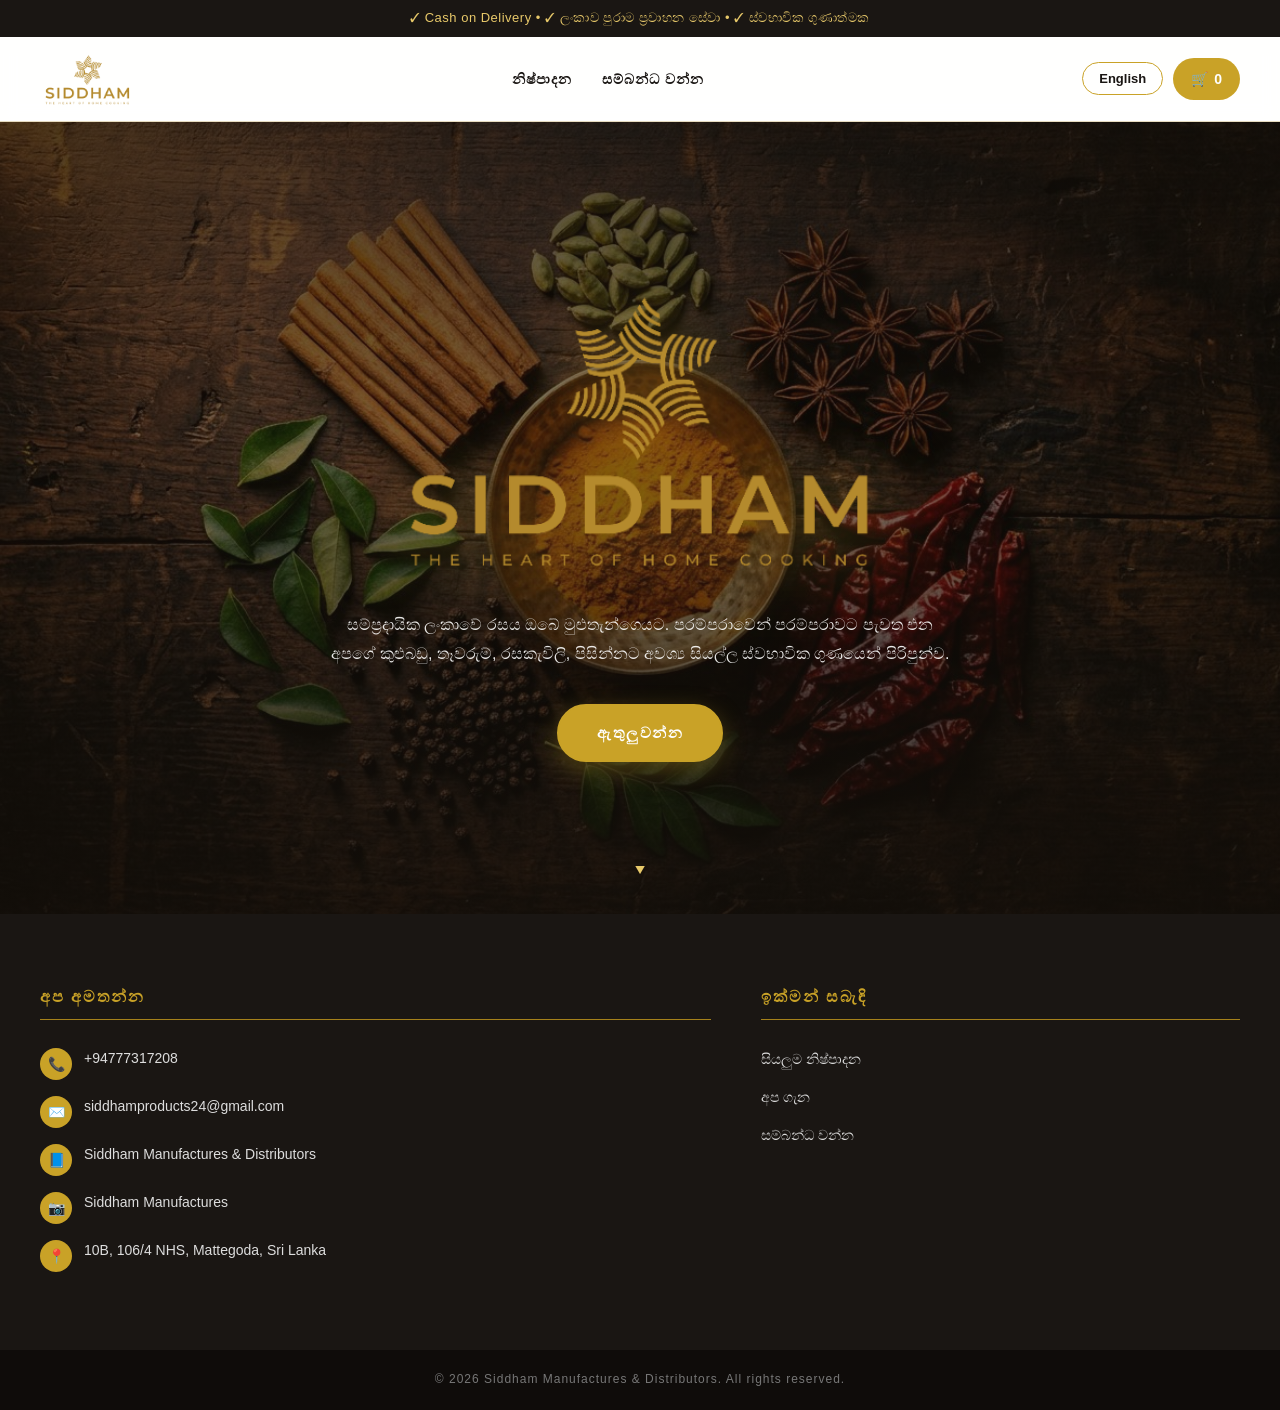
<file: index.html>
<!DOCTYPE html>
<html lang="si">
<head>
<meta charset="UTF-8">
<meta name="viewport" content="width=device-width, initial-scale=1.0">
<title>Siddham - The Heart of Home Cooking</title>
<link rel="icon" href="assets/logo.jpg">
<link rel="stylesheet" href="css/style.css">
</head>
<body class="home">

<!-- Top ribbon -->
<div class="ribbon">
  <span data-si="✓ Cash on Delivery  •  ✓ ලංකාව පුරාම ප්‍රවාහන සේවා  •  ✓ ස්වභාවික ගුණාත්මක" data-en="✓ Cash on Delivery  •  ✓ Island-wide delivery  •  ✓ 100% Natural Quality">
    ✓ Cash on Delivery  •  ✓ ලංකාව පුරාම ප්‍රවාහන සේවා  •  ✓ ස්වභාවික ගුණාත්මක
  </span>
</div>

<!-- NAV -->
<header class="nav">
  <a href="index.html" class="brand">
    <img src="assets/logo.jpg" alt="Siddham" class="brand-logo" id="siteLogo">
  </a>
  <nav class="nav-links">
    <a href="products.html" data-si="නිෂ්පාදන" data-en="Products">නිෂ්පාදන</a>
    <a href="#contact" data-si="සම්බන්ධ වන්න" data-en="Contact">සම්බන්ධ වන්න</a>
  </nav>
  <div class="nav-actions">
    <button id="langBtn" class="lang-btn">English</button>
    <a href="products.html" class="cart-link">🛒 <span id="cartCount">0</span></a>
  </div>
</header>

<!-- HERO -->
<section class="hero-v2">
  <div class="hero-bg"></div>
  <div class="hero-overlay"></div>
  <div class="hero-content">
    <div class="hero-crest">
      <img src="assets/logo-main.png" alt="Siddham - The Heart of Home Cooking" class="crest-logo-big" id="heroLogo">
    </div>
    <p class="hero-desc" data-si="සම්ප්‍රදායික ලංකාවේ රසය ඔබේ මුළුතැන්ගෙයට. පරම්පරාවෙන් පරම්පරාවට පැවත එන අපගේ කුළුබඩු, තෑවරුම්, රසකැවිලි, පිසින්නට අවශ්‍ය සියල්ල ස්වභාවික ගුණයෙන් පිරිපුන්ව."
        data-en="Bring authentic Sri Lankan flavours to your kitchen. Our spices, spreads, sweetmeats and cooking essentials — crafted with recipes passed down through generations.">
      සම්ප්‍රදායික ලංකාවේ රසය ඔබේ මුළුතැන්ගෙයට. පරම්පරාවෙන් පරම්පරාවට පැවත එන අපගේ කුළුබඩු, තෑවරුම්, රසකැවිලි, පිසින්නට අවශ්‍ය සියල්ල ස්වභාවික ගුණයෙන් පිරිපුන්ව.
    </p>
    <div class="hero-cta">
      <a href="products.html" class="btn-primary" data-si="ඇතුලුවන්න" data-en="Shop Collection">ඇතුලුවන්න →</a>
    </div>
  </div>
  <div class="scroll-hint">▾</div>
</section>

<!-- CONTACT / FOOTER -->
<footer id="contact" class="footer">
  <div class="footer-col">
    <h3 data-si="අප අමතන්න" data-en="Contact Us">අප අමතන්න</h3>
    <ul class="contact-list">
      <li><span class="ci">📞</span><a id="footPhone" href="tel:+94777317208">+94 77 731 7208</a></li>
      <li><span class="ci">✉️</span><a id="footEmail" href="mailto:siddhamproducts24@gmail.com">siddhamproducts24@gmail.com</a></li>
      <li><span class="ci">📘</span><a id="footFb" href="#" target="_blank" rel="noopener">Siddham Manufactures &amp; Distributors</a></li>
      <li><span class="ci">📷</span><a id="footIg" href="#" target="_blank" rel="noopener">Siddham Manufactures</a></li>
      <li><span class="ci">📍</span>10B, 106/4 NHS, Mattegoda, Sri Lanka</li>
    </ul>
  </div>
  <div class="footer-col">
    <h3 data-si="ඉක්මන් සබැඳි" data-en="Quick Links">ඉක්මන් සබැඳි</h3>
    <ul class="q-links">
      <li><a href="products.html" data-si="සියලුම නිෂ්පාදන" data-en="All Products">සියලුම නිෂ්පාදන</a></li>
      <li><a href="#story" data-si="අප ගැන" data-en="Our Story">අප ගැන</a></li>
      <li><a href="#contact" data-si="සම්බන්ධ වන්න" data-en="Contact">සම්බන්ධ වන්න</a></li>
    </ul>
  </div>
</footer>

<p class="copy">© <span id="year"></span> Siddham Manufactures &amp; Distributors. All rights reserved.</p>

<script src="js/data.js"></script>
<script src="js/main.js"></script>
</body>
</html>
</file>
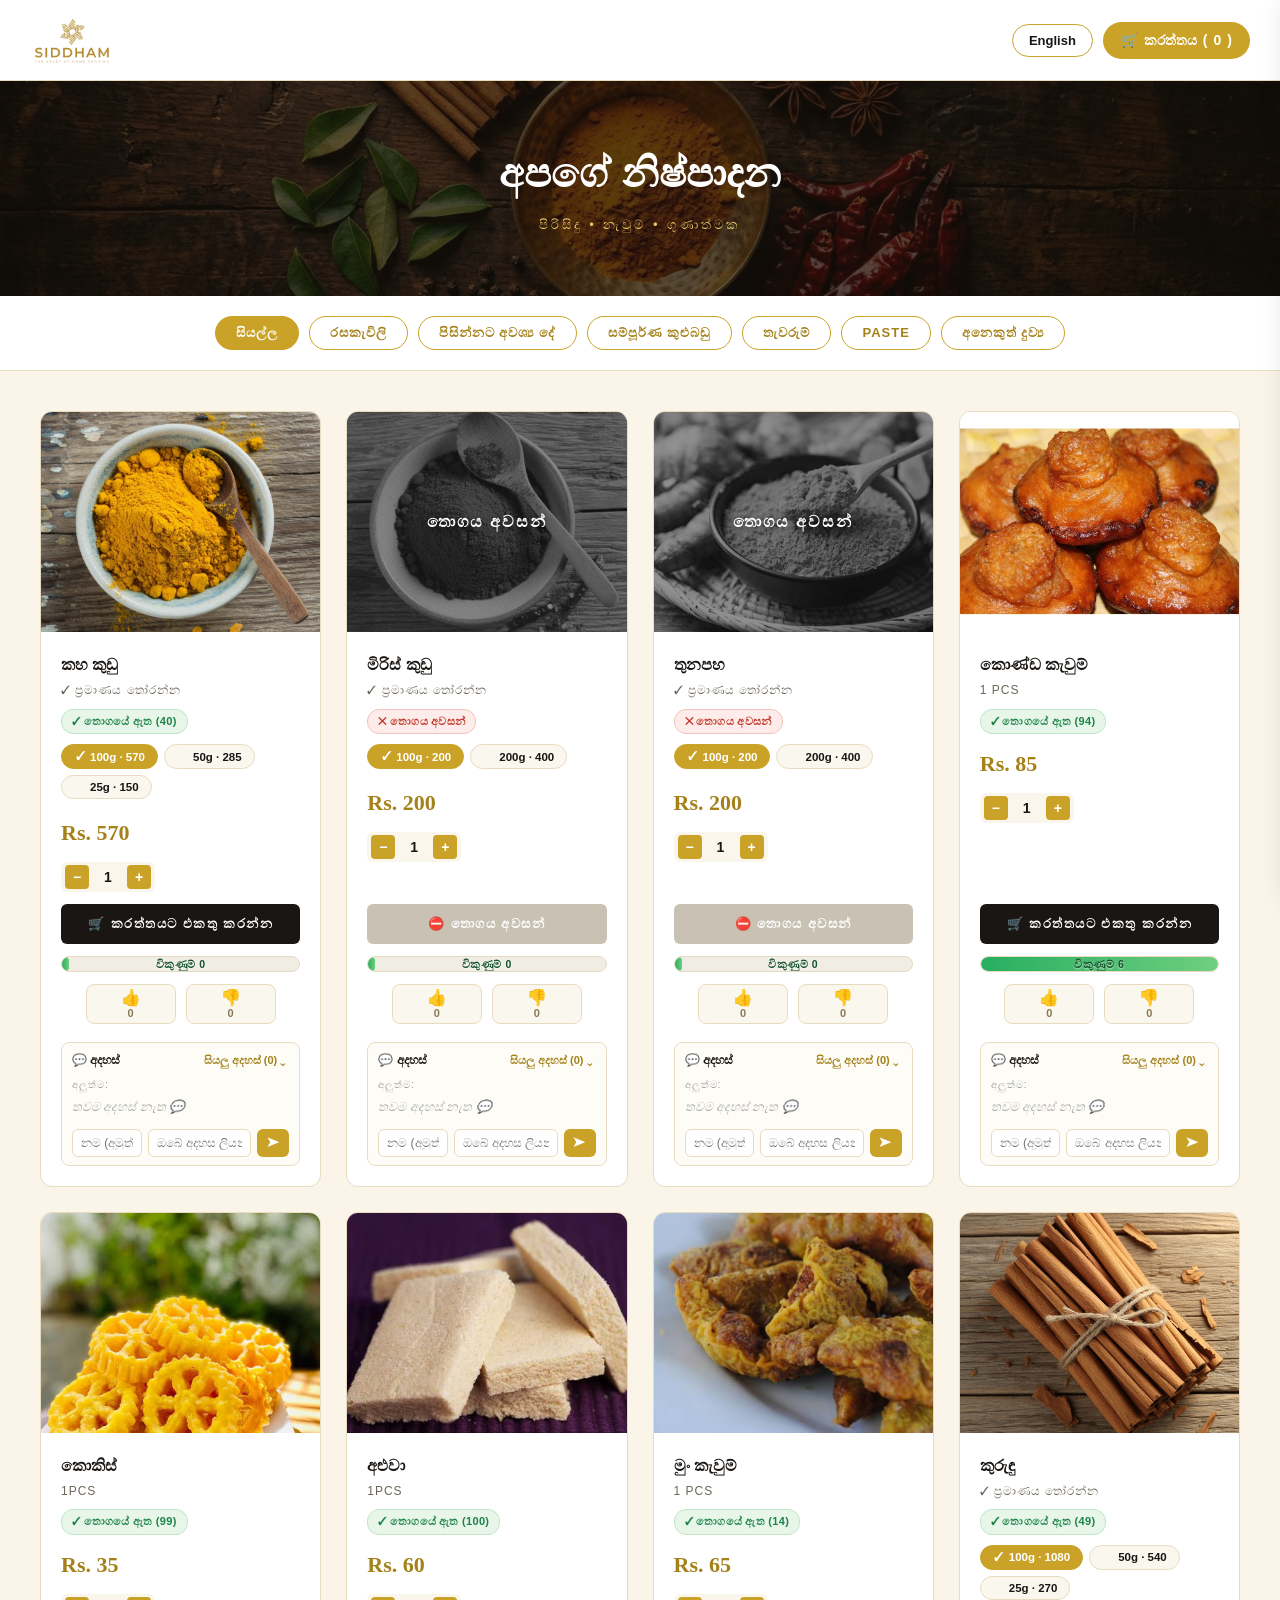
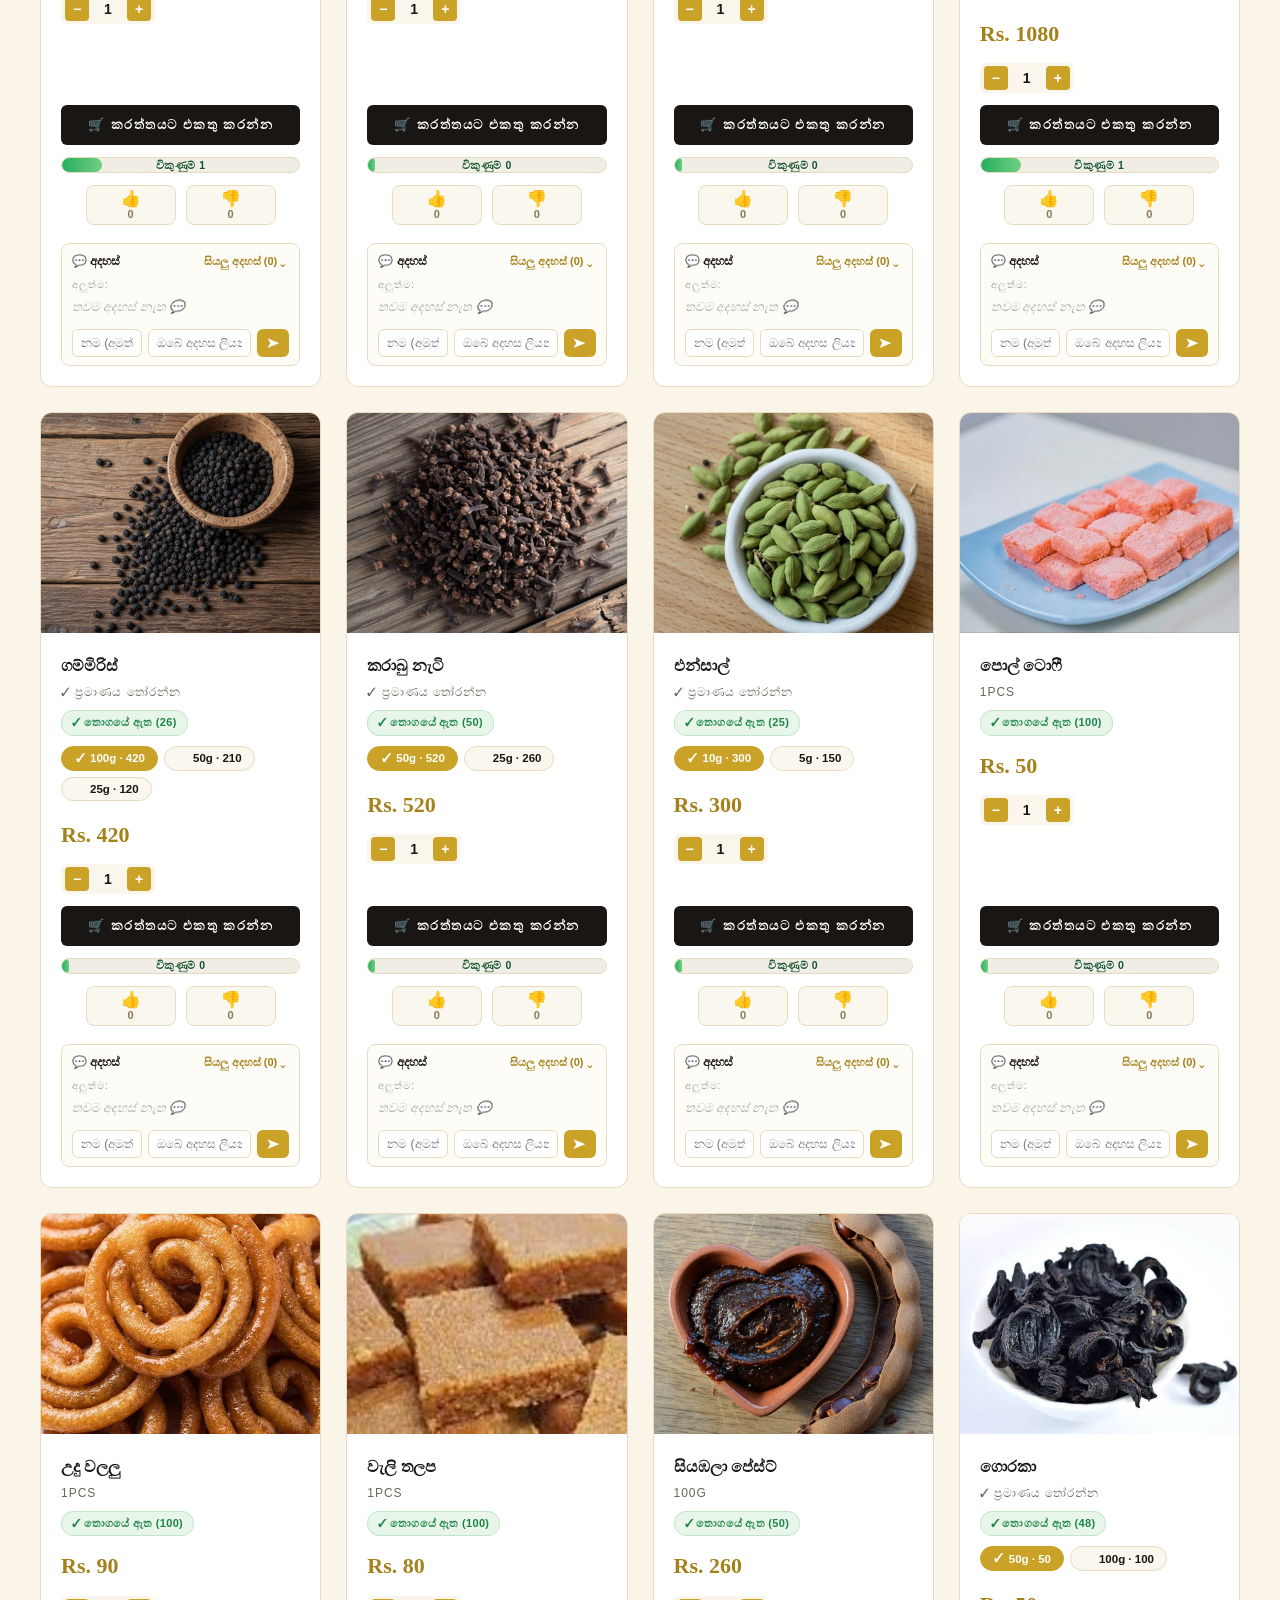
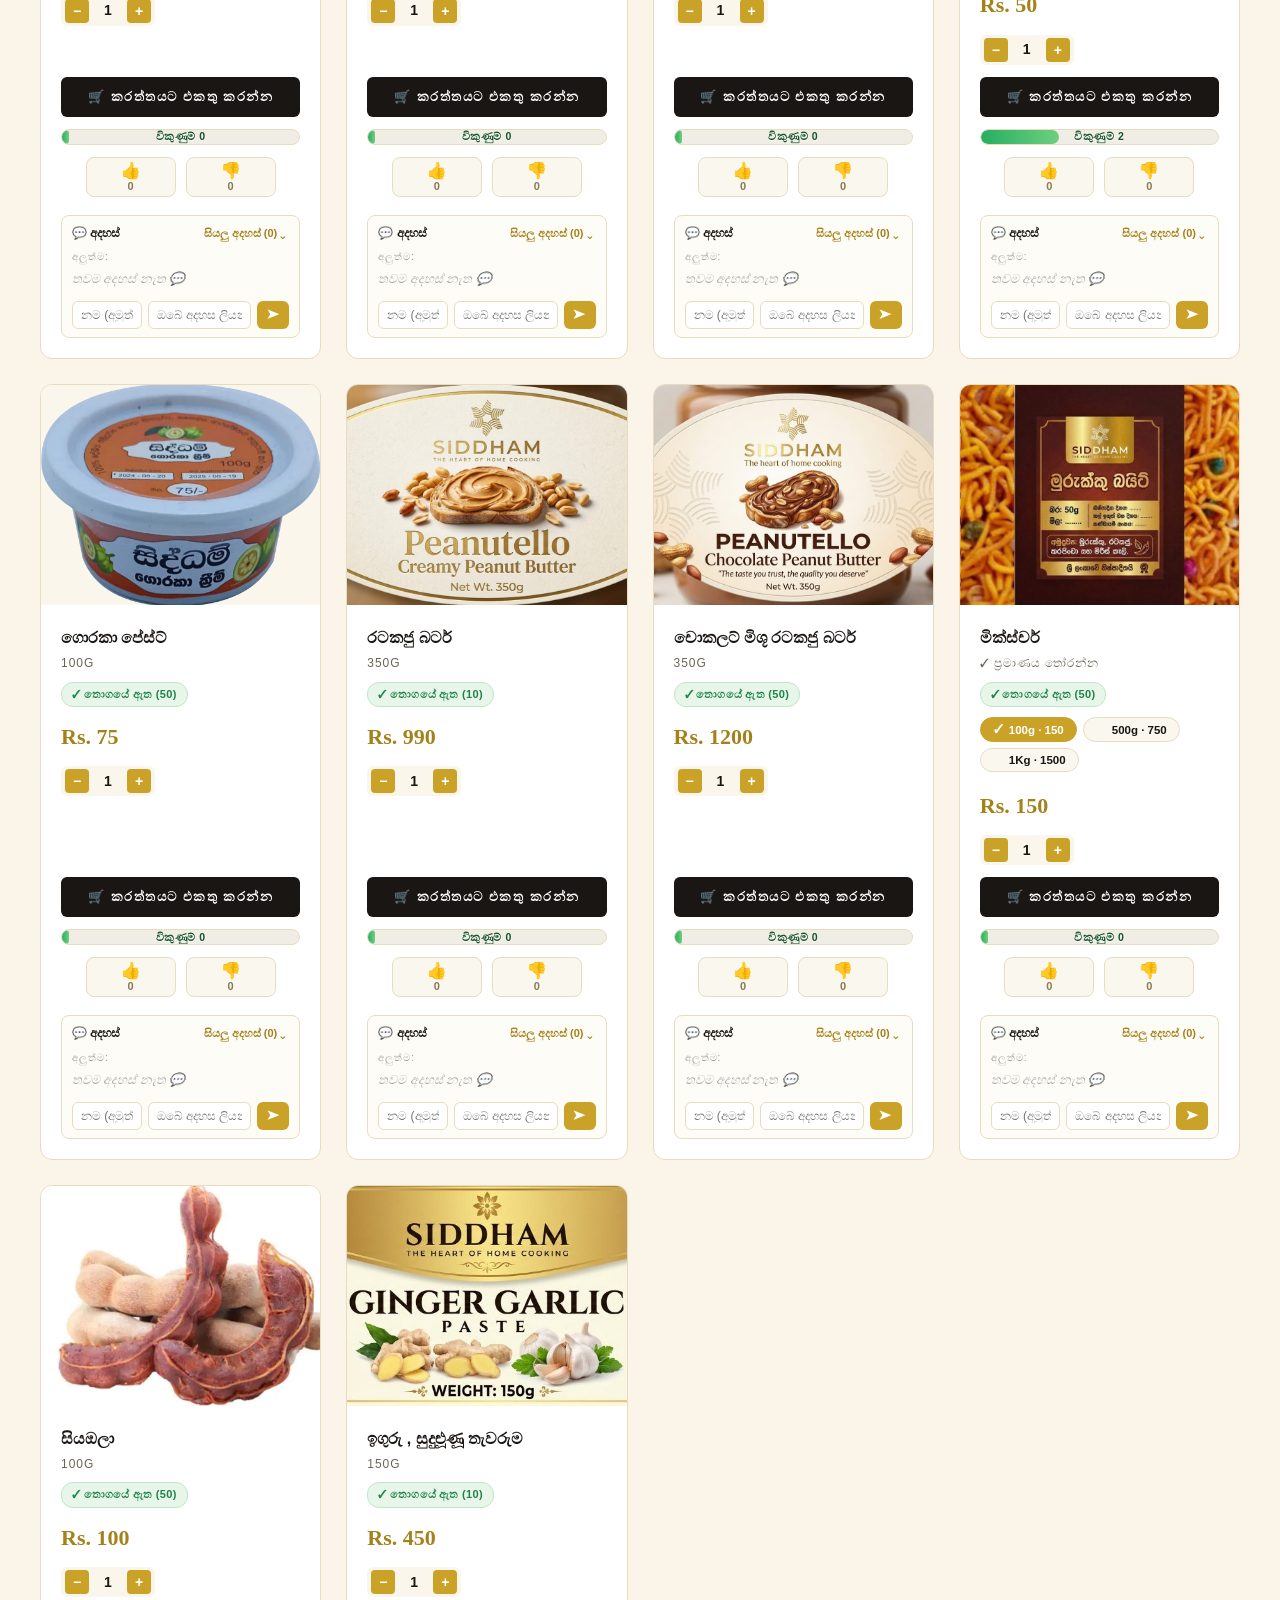
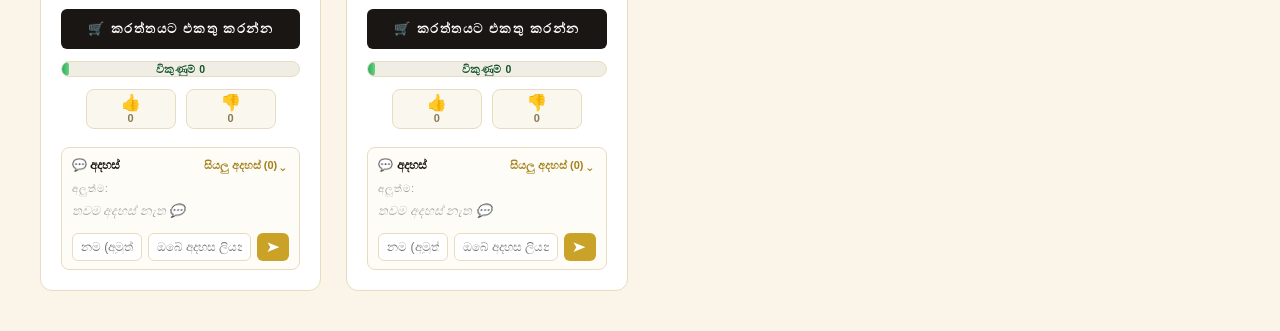
<file: products.html>
<!DOCTYPE html>
<html lang="si">
<head>
<meta charset="UTF-8">
<meta name="viewport" content="width=device-width, initial-scale=1.0">
<title>Products - Siddham</title>
<link rel="icon" href="assets/logo.jpg">
<link rel="stylesheet" href="css/style.css">
</head>
<body>

<header class="page-header">
  <a href="index.html"><img src="assets/logo.jpg" alt="Siddham" class="header-logo"></a>
  <div class="header-actions">
    <button id="langBtn" class="lang-btn">English</button>
    <button id="cartBtn" class="cart-btn">🛒 <span data-si="කරත්තය" data-en="Cart">කරත්තය</span> (<span id="cartCount">0</span>)</button>
  </div>
</header>

<section class="page-hero">
  <h1 data-si="අපගේ නිෂ්පාදන" data-en="Our Collection">අපගේ නිෂ්පාදන</h1>
  <p data-si="පිරිසිදු • නැවුම් • ගුණාත්මක" data-en="Pure • Fresh • Premium">පිරිසිදු • නැවුම් • ගුණාත්මක</p>
</section>

<!-- Category filters (built from admin-managed list) -->
<nav class="cat-nav" id="catNav"></nav>

<main id="productGrid" class="grid"></main>

<!-- CART DRAWER -->
<aside id="cartDrawer" class="cart-drawer">
  <div class="cart-head">
    <h2 data-si="ඔබගේ කරත්තය" data-en="Your Cart">ඔබගේ කරත්තය</h2>
    <button id="closeCart" class="close-btn">✕</button>
  </div>
  <div id="cartItems" class="cart-items"></div>
  <div class="cart-foot">
    <div class="cart-row"><span data-si="උප එකතුව" data-en="Subtotal">උප එකතුව</span><span>Rs. <span id="subtotal">0</span></span></div>
    <div class="cart-row"><span data-si="ඇණවුමේ බර" data-en="Weight">ඇණවුමේ බර</span><span><span id="cartWeightG">0</span> g (<span id="cartWeightKg">1</span> kg)</span></div>
    <div class="cart-row" id="deliveryRow" style="display:none"><span data-si="ප්‍රවාහන ගාස්තු" data-en="Delivery">ප්‍රවාහන ගාස්තු</span><span>Rs. <span id="delivery">0</span></span></div>
    <div class="cart-row total"><span data-si="මුළු මුදල" data-en="Total">මුළු මුදල</span><span>Rs. <span id="total">0</span></span></div>
    <div id="cartNotice" class="notice"></div>
    <p class="cod-note" data-si="✓ Cash on Delivery පහසුකම ඇත" data-en="✓ Cash on Delivery available">✓ Cash on Delivery පහසුකම ඇත</p>
    <button id="checkoutBtn" class="checkout-btn" data-si="ඇණවුම තහවුරු කරන්න" data-en="Confirm Order">ඇණවුම තහවුරු කරන්න</button>
  </div>
</aside>
<div id="overlay" class="overlay"></div>

<!-- CHECKOUT MODAL -->
<div id="checkoutModal" class="modal">
  <div class="modal-inner">
    <button id="closeModal" class="close-btn">✕</button>
    <h2 data-si="ඇණවුම් විස්තර" data-en="Order Details">ඇණවුම් විස්තර</h2>
    <p class="modal-sub" data-si="අවශ්‍ය තොරතුරු පුරවන්න" data-en="Please fill in your details">අවශ්‍ය තොරතුරු පුරවන්න</p>
    <form id="orderForm">
      <label data-si="නම" data-en="Full Name">නම <span>*</span></label>
      <input type="text" name="name" required>

      <label data-si="දුරකථන අංකය" data-en="Phone Number">දුරකථන අංකය <span>*</span></label>
      <input type="tel" name="phone" required pattern="[0-9+ ]{9,15}">

      <label data-si="ලිපිනය" data-en="Address">ලිපිනය <span>*</span></label>
      <textarea name="address" required rows="2"></textarea>

      <label data-si="ප්‍රදේශය (දිස්ත්‍රික්කය)" data-en="District">ප්‍රදේශය (දිස්ත්‍රික්කය) <span>*</span></label>
      <select name="district" id="districtSel" required>
        <option value="" data-si="-- දිස්ත්‍රික්කය තෝරන්න --" data-en="-- Select District --">-- දිස්ත්‍රික්කය තෝරන්න --</option>
      </select>

      <label data-si="ලගම නගරය" data-en="Nearest City">ලගම නගරය <span>*</span></label>
      <select name="city" id="citySel" required>
        <option value="" data-si="-- පළමුව දිස්ත්‍රික්කය තෝරන්න --" data-en="-- Select District first --">-- පළමුව දිස්ත්‍රික්කය තෝරන්න --</option>
      </select>

      <label data-si="ඇණවුමේ බර (auto)" data-en="Order Weight (auto)">ඇණවුමේ බර (auto)</label>
      <input type="text" name="weight" id="weightIn" value="1 kg" readonly style="background:#faf5e8;font-weight:600">

      <div class="charge-box">
        <span data-si="ප්‍රවාහන ගාස්තුව:" data-en="Delivery Charge:">ප්‍රවාහන ගාස්තුව:</span>
        <strong>Rs. <span id="chargeShow">0</span></strong>
      </div>

      <div class="charge-box total">
        <span data-si="මුළු මුදල:" data-en="Grand Total:">මුළු මුදල:</span>
        <strong>Rs. <span id="finalTotal">0</span></strong>
      </div>

      <!-- Special delivery notices -->
      <div id="deliveryNotice" class="notice"></div>

      <label data-si="සටහන් (විකල්පයකි)" data-en="Notes (optional)">සටහන් (විකල්පයකි)</label>
      <textarea name="notes" rows="2"></textarea>

      <p class="cod-note" data-si="💵 Cash on Delivery ලෙස ගෙවීම කළ හැක" data-en="💵 Payment by Cash on Delivery">💵 Cash on Delivery ලෙස ගෙවීම කළ හැක</p>

      <div class="submit-row">
        <button type="submit" class="wa-btn">📱 WhatsApp <span data-si="මගින් යවන්න" data-en="Order">මගින් යවන්න</span></button>
        <button type="button" id="emailBtn" class="email-btn">✉️ Email <span data-si="මගින් යවන්න" data-en="Order">මගින් යවන්න</span></button>
      </div>
    </form>
  </div>
</div>

<script src="js/data.js"></script>
<script src="js/main.js"></script>
<script src="js/shop.js"></script>
</body>
</html>
</file>
<file: css/style.css>
/* ============================================================
   SIDDHAM — Premium Rich Design
   Palette:  Gold #c9a227 / Dark #1a1613 / Cream #faf5e8
   ============================================================ */
* { box-sizing: border-box; margin: 0; padding: 0; }
:root {
  --gold:       #c9a227;
  --gold-dark:  #a5811a;
  --gold-light: #e8c96a;
  --cream:      #faf5e8;
  --paper:      #fbf6ec;
  --dark:       #1a1613;
  --dark-2:     #26201b;
  --grey:       #6b6459;
  --line:       #e7dcc0;
  --shadow:     0 20px 60px rgba(20,15,10,0.15);
}
html { scroll-behavior: smooth; }
body {
  font-family: 'Segoe UI', 'Iskoola Pota', 'Noto Sans Sinhala', Tahoma, sans-serif;
  color: var(--dark);
  background: var(--cream);
  line-height: 1.6;
  -webkit-font-smoothing: antialiased;
}
a { text-decoration: none; color: inherit; }
button { cursor: pointer; font-family: inherit; }
img { display: block; max-width: 100%; }

/* Serif accent for headings */
.serif, .section-title, .hero-title .serif { font-family: 'Georgia', 'Playfair Display', 'Iskoola Pota', serif; }

/* ============================================================
   TOP RIBBON + NAV
   ============================================================ */
.ribbon {
  background: var(--dark); color: var(--gold-light);
  text-align: center; padding: 8px 15px; font-size: 13px;
  letter-spacing: 0.5px;
}
.nav {
  display: flex; align-items: center; justify-content: space-between;
  padding: 14px 40px; background: rgba(255,255,255,0.96);
  backdrop-filter: blur(8px);
  position: sticky; top: 0; z-index: 100;
  border-bottom: 1px solid var(--line);
}
.brand-logo { height: 56px; width: auto; border-radius: 6px; }
.nav-links { display: flex; gap: 30px; }
.nav-links a {
  font-weight: 600; font-size: 14px; letter-spacing: 1px;
  text-transform: uppercase; color: var(--dark);
  padding: 8px 0; position: relative;
}
.nav-links a::after {
  content: ''; position: absolute; bottom: 0; left: 0;
  width: 0; height: 2px; background: var(--gold); transition: 0.3s;
}
.nav-links a:hover::after { width: 100%; }
.nav-links a:hover { color: var(--gold-dark); }

.nav-actions { display: flex; gap: 10px; align-items: center; }
.lang-btn {
  background: transparent; color: var(--dark); border: 1.5px solid var(--gold);
  padding: 8px 16px; border-radius: 30px; font-weight: 600; font-size: 13px;
  transition: 0.25s;
}
.lang-btn:hover { background: var(--gold); color: #fff; }
.cart-link, .cart-btn {
  background: var(--gold); color: #fff; border: none;
  padding: 10px 18px; border-radius: 30px; font-weight: 600; font-size: 14px;
  display: inline-flex; align-items: center; gap: 6px;
  transition: 0.25s;
}
.cart-link:hover, .cart-btn:hover { background: var(--gold-dark); transform: translateY(-1px); }

/* ============================================================
   HERO
   ============================================================ */
.hero-v2 {
  position: relative; min-height: 88vh;
  display: flex; align-items: center; justify-content: center;
  overflow: hidden; text-align: center;
}
.hero-bg {
  position: absolute; inset: 0;
  background: url('../assets/hero-rich.jpg') center/cover no-repeat;
  transform: scale(1.05);
  animation: heroZoom 20s ease-in-out infinite alternate;
}
@keyframes heroZoom {
  from { transform: scale(1.05); } to { transform: scale(1.15); }
}
.hero-overlay {
  position: absolute; inset: 0;
  background: linear-gradient(180deg,
    rgba(20,15,10,0.75) 0%,
    rgba(20,15,10,0.55) 40%,
    rgba(20,15,10,0.85) 100%);
}
.hero-content {
  position: relative; z-index: 2; color: #fff;
  max-width: 780px; padding: 30px;
}
.hero-crest { margin-bottom: 30px; display: flex; justify-content: center; }
.crest-logo {
  height: 110px; width: 110px; object-fit: cover;
  border-radius: 50%; border: 3px solid var(--gold);
  box-shadow: 0 10px 40px rgba(201,162,39,0.4);
}
.crest-logo-big {
  width: 100%; max-width: 520px; height: auto;
  filter: drop-shadow(0 12px 40px rgba(201,162,39,0.55));
}
.eyebrow {
  display: inline-block; color: var(--gold-light);
  font-size: 12px; letter-spacing: 6px; text-transform: uppercase;
  margin-bottom: 15px; font-weight: 600;
}
.hero-title {
  font-size: clamp(38px, 6vw, 72px);
  line-height: 1.05; margin-bottom: 25px;
  font-weight: 700;
}
.hero-title .script {
  display: block; font-family: 'Georgia', 'Iskoola Pota', serif;
  font-style: italic; font-weight: 400;
  color: var(--gold-light); font-size: 0.55em;
  margin-bottom: 8px;
}
.hero-title .serif {
  display: block; color: #fff;
  letter-spacing: 2px;
}
.hero-desc {
  font-size: 16px; max-width: 620px; margin: 0 auto 35px;
  color: rgba(255,255,255,0.9); line-height: 1.8;
}
.hero-cta { display: flex; gap: 15px; justify-content: center; flex-wrap: wrap; }

.btn-primary {
  display: inline-block; background: var(--gold); color: #fff;
  padding: 15px 38px; border-radius: 40px; font-weight: 600;
  font-size: 15px; letter-spacing: 1.5px; text-transform: uppercase;
  border: 2px solid var(--gold);
  transition: 0.25s; box-shadow: 0 8px 25px rgba(201,162,39,0.35);
}
.btn-primary:hover { background: var(--gold-dark); border-color: var(--gold-dark); transform: translateY(-2px); box-shadow: 0 12px 30px rgba(201,162,39,0.5); }
.btn-primary.light { background: #fff; color: var(--gold-dark); border-color: #fff; }
.btn-primary.light:hover { background: var(--gold); color: #fff; border-color: var(--gold); }

.btn-ghost {
  display: inline-block; background: transparent; color: #fff;
  padding: 15px 38px; border-radius: 40px; font-weight: 600;
  font-size: 15px; letter-spacing: 1.5px; text-transform: uppercase;
  border: 2px solid rgba(255,255,255,0.5); transition: 0.25s;
}
.btn-ghost:hover { border-color: var(--gold); color: var(--gold-light); }

.scroll-hint {
  position: absolute; bottom: 25px; left: 50%; transform: translateX(-50%);
  color: var(--gold-light); font-size: 24px; z-index: 3;
  animation: bounce 2s infinite;
}
@keyframes bounce { 0%,100%{transform:translateX(-50%) translateY(0);} 50%{transform:translateX(-50%) translateY(8px);} }

/* ============================================================
   FEATURES
   ============================================================ */
.features {
  display: grid; grid-template-columns: repeat(4, 1fr);
  gap: 0; background: #fff; padding: 0;
  border-bottom: 1px solid var(--line);
}
.feature {
  text-align: center; padding: 45px 25px;
  border-right: 1px solid var(--line); transition: 0.25s;
}
.feature:last-child { border-right: none; }
.feature:hover { background: var(--paper); }
.f-ico { font-size: 40px; margin-bottom: 15px; }
.feature h4 { color: var(--dark); font-size: 16px; margin-bottom: 6px; letter-spacing: 1px; text-transform: uppercase; }
.feature p { color: var(--grey); font-size: 13px; }

/* ============================================================
   SECTION HEAD
   ============================================================ */
.section-head { text-align: center; margin-bottom: 50px; }
.section-eyebrow {
  color: var(--gold-dark); font-size: 12px; letter-spacing: 5px;
  text-transform: uppercase; font-weight: 600; margin-bottom: 12px; display: inline-block;
}
.section-title {
  font-size: clamp(28px, 4vw, 44px);
  color: var(--dark); font-weight: 700; line-height: 1.2;
  max-width: 700px; margin: 0 auto;
}

/* ============================================================
   CATEGORIES
   ============================================================ */
.cats { padding: 80px 40px; background: var(--paper); }
.cat-grid {
  display: grid; grid-template-columns: repeat(5, 1fr); gap: 20px;
  max-width: 1200px; margin: 0 auto;
}
.cat-tile {
  background: #fff; padding: 40px 20px; text-align: center;
  border-radius: 12px; border: 1px solid var(--line);
  transition: 0.3s; cursor: pointer;
}
.cat-tile:hover {
  transform: translateY(-8px); border-color: var(--gold);
  box-shadow: 0 20px 40px rgba(201,162,39,0.2);
}
.cat-emo { font-size: 48px; margin-bottom: 15px; }
.cat-tile h3 { color: var(--dark); font-size: 15px; letter-spacing: 1px; text-transform: uppercase; }

/* ============================================================
   STORY
   ============================================================ */
.story {
  display: grid; grid-template-columns: 1fr 1fr;
  gap: 60px; padding: 90px 40px; align-items: center;
  max-width: 1200px; margin: 0 auto;
}
.story-img { position: relative; }
.story-img img {
  width: 100%; height: 500px; object-fit: cover;
  border-radius: 12px; box-shadow: var(--shadow);
}
.story-badge {
  position: absolute; bottom: -25px; right: -25px;
  background: var(--gold); color: #fff;
  width: 140px; height: 140px; border-radius: 50%;
  display: flex; flex-direction: column; align-items: center; justify-content: center;
  text-align: center; box-shadow: 0 10px 30px rgba(201,162,39,0.4);
  border: 4px solid #fff;
}
.badge-num { font-size: 28px; font-weight: 700; }
.story-badge span:last-child { font-size: 13px; letter-spacing: 1px; }
.story-text p { color: var(--grey); margin: 20px 0 25px; font-size: 15px; line-height: 1.8; }
.story-list { list-style: none; margin-bottom: 30px; }
.story-list li {
  padding: 10px 0; border-bottom: 1px solid var(--line);
  color: var(--dark); font-weight: 500;
}
.story-list li:last-child { border: none; }

/* ============================================================
   CTA BANNER
   ============================================================ */
.cta-banner {
  background: linear-gradient(rgba(20,15,10,0.85), rgba(20,15,10,0.85)),
              url('../assets/hero-rich.jpg') center/cover;
  padding: 80px 40px; text-align: center; color: #fff;
}
.cta-banner h2 { font-size: 36px; margin-bottom: 15px; }
.cta-banner p { color: var(--gold-light); font-size: 15px; letter-spacing: 2px; margin-bottom: 30px; text-transform: uppercase; }

/* ============================================================
   FOOTER
   ============================================================ */
.footer {
  display: grid; grid-template-columns: 1.4fr 1fr;
  gap: 50px; padding: 70px 40px; background: var(--dark); color: #ddd;
}
.footer-logo { height: 80px; width: auto; border-radius: 8px; margin-bottom: 15px; }
.footer-tag { color: var(--gold-light); font-style: italic; }
.footer-col h3 {
  color: var(--gold); font-size: 16px; letter-spacing: 2px;
  text-transform: uppercase; margin-bottom: 20px; padding-bottom: 10px;
  border-bottom: 1px solid var(--gold-dark);
}
.contact-list, .q-links { list-style: none; padding: 0; }
.contact-list li {
  display: flex; align-items: flex-start; gap: 12px;
  padding: 8px 0; font-size: 14px; color: #ddd; line-height: 1.5;
}
.contact-list li .ci {
  background: var(--gold); color: #fff; width: 32px; height: 32px;
  border-radius: 50%; display: inline-flex; align-items: center; justify-content: center;
  flex-shrink: 0; font-size: 14px;
}
.q-links li { padding: 6px 0; }
.q-links a { color: #ddd; transition: 0.25s; font-size: 14px; }
.q-links a:hover { color: var(--gold); padding-left: 8px; }
.copy { text-align: center; padding: 20px; background: #0f0c0a; color: #777; font-size: 12px; letter-spacing: 1px; }

/* ============================================================
   PRODUCTS PAGE HEADER
   ============================================================ */
.page-header {
  display: flex; justify-content: space-between; align-items: center;
  padding: 15px 30px; background: #fff; border-bottom: 1px solid var(--line);
  position: sticky; top: 0; z-index: 100;
}
.header-logo { height: 50px; border-radius: 4px; }
.header-actions { display: flex; gap: 10px; align-items: center; }

/* ============================================================
   PRODUCTS PAGE
   ============================================================ */
.page-hero {
  background: linear-gradient(rgba(20,15,10,0.7), rgba(20,15,10,0.7)),
              url('../assets/hero-rich.jpg') center/cover;
  padding: 60px 20px; text-align: center; color: #fff;
}
.page-hero h1 { font-size: 40px; margin-bottom: 10px; }
.page-hero p { color: var(--gold-light); letter-spacing: 3px; text-transform: uppercase; font-size: 13px; }

.cat-nav {
  display: flex; gap: 10px; padding: 20px; background: #fff;
  overflow-x: auto; border-bottom: 1px solid var(--line);
  justify-content: center; flex-wrap: wrap;
}
.cat-btn {
  background: transparent; border: 1.5px solid var(--gold); color: var(--gold-dark);
  padding: 8px 20px; border-radius: 25px; white-space: nowrap;
  font-weight: 600; font-size: 13px; letter-spacing: 1px; text-transform: uppercase;
  transition: 0.25s;
}
.cat-btn.active, .cat-btn:hover { background: var(--gold); color: #fff; }

.grid {
  display: grid; grid-template-columns: repeat(auto-fill, minmax(250px, 1fr));
  gap: 25px; padding: 40px; max-width: 1300px; margin: 0 auto;
}
.product-card {
  background: #fff; border-radius: 12px; overflow: hidden;
  border: 1px solid var(--line); transition: 0.3s;
  display: flex; flex-direction: column;
}
.product-card:hover {
  transform: translateY(-6px); border-color: var(--gold);
  box-shadow: 0 20px 40px rgba(201,162,39,0.15);
}
.product-card img { width: 100%; height: 220px; object-fit: cover; background: var(--paper); }
.product-card.oos-card, .product-card.oos-card:hover { transform: none; box-shadow: none; border-color: var(--line); }

/* Stock status */
.p-img-wrap { position: relative; overflow: hidden; }
.p-img-wrap img.oos { filter: grayscale(1) contrast(0.95); }
.oos-tag {
  position: absolute; inset: 0; display: flex; align-items: center; justify-content: center;
  background: rgba(25, 25, 25, 0.45); color: #fff;
  font-weight: 800; font-size: 16px; letter-spacing: 2px; text-transform: uppercase;
  text-shadow: 0 2px 8px rgba(0,0,0,.6);
}
.stock-chip {
  display: inline-flex; align-items: center; gap: 4px;
  font-size: 11px; font-weight: 700; letter-spacing: .3px;
  padding: 3px 10px; border-radius: 12px; margin: 8px 0 0; width: fit-content;
}
.stock-chip.in { background: #e8f6ea; color: #1e8449; border: 1px solid #bfe6c6; }
.stock-chip.out { background: #fdecea; color: #c0392b; border: 1px solid #f2c4bd; }

/* Size variant tick buttons (100g / 200g / 500g...) */
.var-row { display: flex; gap: 6px; flex-wrap: wrap; margin: 10px 0 4px; }
.var-btn {
  display: inline-flex; align-items: center; gap: 4px;
  border: 1.5px solid var(--line); background: #faf7ef;
  border-radius: 20px; padding: 5px 12px; cursor: pointer;
  font-size: 11.5px; font-weight: 600; color: var(--dark); transition: .2s;
}
.var-btn .v-tick { color: #1e8449; font-weight: 800; width: 12px; text-align: center; }
.var-btn:hover { border-color: var(--gold); }
.var-btn.active {
  background: var(--gold); border-color: var(--gold); color: #fff;
}
.var-btn.active .v-tick { color: #fff; }

/* Admin variant rows */
.var-row-admin { display: flex; gap: 8px; margin-bottom: 8px; }
.var-row-admin input { flex: 1; min-width: 0; }
.var-row-admin .v-label { flex: 1.2; }
.var-row-admin .v-rm {
  background: #fdecea; color: #c0392b; border: 1px solid #f2c4bd;
  border-radius: 6px; width: 34px; cursor: pointer; font-weight: 700;
}
.var-row-admin .v-rm:hover { background: #c0392b; color: #fff; }
.cart-var { font-weight: 500; font-size: 11px; color: var(--gold-dark); }
.add-cart-btn:disabled {
  background: #c9c2b4; cursor: not-allowed;
}
.add-cart-btn:disabled:hover { background: #c9c2b4; }
.cart-item.oos-item { opacity: .85; }
.cart-item.oos-item img { filter: grayscale(1); }

.product-info { padding: 20px; flex: 1; display: flex; flex-direction: column; }
.product-info h3 { font-size: 16px; margin-bottom: 4px; color: var(--dark); }
.product-info .unit { color: var(--grey); font-size: 12px; letter-spacing: 1px; text-transform: uppercase; }
.product-info .price {
  color: var(--gold-dark); font-size: 22px; font-weight: 700; margin: 12px 0;
  font-family: 'Georgia', serif;
}

/* Compact qty selector */
.qty-select {
  display: inline-flex; align-items: center; justify-content: center; gap: 8px;
  margin: 0 0 12px; background: var(--paper); border-radius: 6px;
  padding: 3px 4px; width: fit-content;
}
.qty-btn {
  width: 24px; height: 24px; border-radius: 4px; border: none;
  background: var(--gold); color: #fff; font-size: 14px; font-weight: 700;
  display: inline-flex; align-items: center; justify-content: center;
  line-height: 1;
}
.qty-btn:hover { background: var(--gold-dark); }
.qty-num { min-width: 22px; text-align: center; font-weight: 600; font-size: 14px; color: var(--dark); }

.add-cart-btn {
  background: var(--dark); color: #fff; border: none;
  padding: 12px; border-radius: 6px; font-weight: 600; font-size: 13px;
  letter-spacing: 1.5px; text-transform: uppercase; margin-top: auto;
  transition: 0.25s;
}
.add-cart-btn:hover { background: var(--gold); }

/* ---------- Item social: sold bar + votes + comments ---------- */
.card-social { margin-top: 10px; }

/* Sold green bar */
.sold-bar-wrap {
  position: relative; height: 16px; background: #f0ede4;
  border-radius: 8px; overflow: hidden; margin: 12px 0 4px;
  border: 1px solid var(--line);
}
.sold-bar {
  height: 100%; border-radius: 8px;
  background: linear-gradient(90deg, #27ae60, #6fcf7f);
  transition: width .6s ease;
}
.sold-label {
  position: absolute; inset: 0; display: flex; align-items: center; justify-content: center;
  font-size: 10.5px; font-weight: 700; color: #14532d; letter-spacing: .5px;
  text-shadow: 0 1px 2px rgba(255,255,255,.7);
}

/* Like / dislike */
.vote-row { display: flex; gap: 10px; justify-content: center; margin: 8px 0; }
.vote-btn {
  flex: 1; max-width: 90px; display: flex; flex-direction: column; align-items: center; gap: 1px;
  background: #faf7ef; border: 1.5px solid var(--line); border-radius: 8px;
  padding: 5px 0 4px; cursor: pointer; transition: .25s;
}
.vote-btn .v-ico { font-size: 16px; line-height: 1; }
.vote-btn .v-n { font-size: 11px; font-weight: 700; color: #8a7a55; }
.vote-btn:hover { border-color: var(--gold); }
.vote-btn.like.on { background: #e8f6ea; border-color: #27ae60; }
.vote-btn.like.on .v-n { color: #1e8449; }
.vote-btn.dislike.on { background: #fdecea; border-color: #c0392b; }
.vote-btn.dislike.on .v-n { color: #c0392b; }

/* Comments */
.comment-box {
  margin-top: 10px; background: #fdfcf7; border: 1px solid var(--line);
  border-radius: 8px; padding: 8px 10px; text-align: left;
}
.comment-head {
  display: flex; justify-content: space-between; align-items: center;
  font-size: 12px; font-weight: 700; color: var(--dark);
}
.comments-toggle {
  background: none; border: none; cursor: pointer; color: var(--gold-dark);
  font-size: 11px; font-weight: 700; padding: 2px 4px;
}
.comments-toggle:hover { color: var(--gold); }
.comment-latest-title { font-size: 10px; color: #999; letter-spacing: 1px; margin-top: 6px; text-transform: uppercase; }
.comment-latest { font-size: 12.5px; color: #444; }
.comment-latest .c-empty, .c-empty { color: #aaa; font-style: italic; padding: 4px 0; }
.comments-all { display: none; max-height: 160px; overflow-y: auto; margin-top: 8px; border-top: 1px dashed var(--line); padding-top: 6px; }
.comment-item { padding: 5px 0; border-bottom: 1px dashed #eee; font-size: 12.5px; }
.comment-item:last-child { border-bottom: none; }
.c-name { font-weight: 700; color: #6d5a1e; }
.c-time { float: right; font-size: 10px; color: #aaa; }
.c-text { color: #444; margin-top: 1px; word-break: break-word; }
.comment-form { display: flex; gap: 6px; margin-top: 8px; }
.comment-form input {
  border: 1px solid var(--line); border-radius: 6px; padding: 6px 8px; font-size: 12px;
  background: #fff; min-width: 0;
}
.comment-form .c-name-in { width: 32%; }
.comment-form .c-text-in { flex: 1; }
.comment-form .c-send {
  background: var(--gold); color: #fff; border: none; border-radius: 6px;
  width: 32px; font-size: 14px; cursor: pointer; flex-shrink: 0;
}
.comment-form .c-send:hover { background: var(--gold-dark); }

/* Toast */
.toast {
  position: fixed; bottom: 30px; left: 50%; transform: translateX(-50%) translateY(30px);
  background: #27ae60; color: #fff; padding: 14px 28px; border-radius: 30px;
  font-weight: 600; box-shadow: 0 10px 30px rgba(0,0,0,0.25);
  opacity: 0; transition: 0.3s; z-index: 400; pointer-events: none;
}
.toast.show { opacity: 1; transform: translateX(-50%) translateY(0); }

/* ============================================================
   CART DRAWER
   ============================================================ */
.cart-drawer {
  position: fixed; top: 0; right: -440px; width: 420px; max-width: 90vw;
  height: 100vh; background: #fff; box-shadow: -5px 0 30px rgba(0,0,0,0.25);
  transition: right 0.35s; z-index: 200; display: flex; flex-direction: column;
}
.cart-drawer.open { right: 0; }
.cart-head {
  display: flex; justify-content: space-between; align-items: center;
  padding: 20px; background: var(--dark); color: #fff;
}
.cart-head h2 { font-size: 18px; letter-spacing: 2px; text-transform: uppercase; }
.close-btn {
  background: transparent; border: none; color: inherit; font-size: 24px; line-height: 1;
}
.cart-items { flex: 1; overflow-y: auto; padding: 15px; }
.cart-item {
  display: flex; gap: 12px; padding: 12px 0; border-bottom: 1px solid var(--line);
}
.cart-item img { width: 65px; height: 65px; object-fit: cover; border-radius: 6px; }
.cart-item .info { flex: 1; }
.cart-item .info h4 { font-size: 14px; margin-bottom: 4px; }
.qty-ctrl { display: flex; gap: 6px; align-items: center; margin-top: 6px; }
.qty-ctrl button { width: 26px; height: 26px; border: 1px solid var(--gold); background: #fff; color: var(--gold-dark); border-radius: 4px; font-weight: 700; }
.remove-btn { background: none; border: none; color: #c0392b; font-size: 18px; align-self: flex-start; }

.cart-foot { padding: 20px; border-top: 2px solid var(--line); background: var(--paper); }
.cart-row { display: flex; justify-content: space-between; padding: 4px 0; font-size: 14px; }
.cart-row.total { font-size: 20px; font-weight: 700; color: var(--gold-dark); margin-top: 10px; padding-top: 10px; border-top: 1px solid var(--line); font-family: Georgia, serif; }
.cod-note { color: #27ae60; font-size: 13px; margin: 10px 0; font-weight: 600; }
.checkout-btn {
  width: 100%; background: var(--gold); color: #fff; border: none;
  padding: 15px; border-radius: 8px; font-size: 14px; font-weight: 600;
  letter-spacing: 2px; text-transform: uppercase; margin-top: 8px;
  transition: 0.25s;
}
.checkout-btn:hover { background: var(--gold-dark); }

.overlay {
  position: fixed; inset: 0; background: rgba(20,15,10,0.6);
  display: none; z-index: 150;
}
.overlay.open { display: block; }

/* ============================================================
   CHECKOUT MODAL
   ============================================================ */
.modal {
  position: fixed; inset: 0; background: rgba(20,15,10,0.75);
  display: none; z-index: 300; overflow-y: auto; padding: 20px;
}
.modal.open { display: flex; justify-content: center; align-items: flex-start; }
.modal-inner {
  background: #fff; border-radius: 12px; padding: 35px;
  max-width: 520px; width: 100%; position: relative; margin: 20px auto;
  box-shadow: var(--shadow);
}
.modal-inner .close-btn { color: var(--dark); position: absolute; top: 15px; right: 20px; }
.modal-inner h2 {
  margin-bottom: 8px; color: var(--dark); font-size: 26px;
}
.modal-sub { color: var(--grey); font-size: 13px; letter-spacing: 2px; text-transform: uppercase; margin-bottom: 25px; }
.modal-inner label { display: block; margin: 14px 0 6px; font-weight: 600; font-size: 13px; letter-spacing: 1px; text-transform: uppercase; color: var(--dark); }
.modal-inner label span { color: #c0392b; }
.modal-inner input, .modal-inner textarea, .modal-inner select {
  width: 100%; padding: 12px 14px; border: 1px solid var(--line); border-radius: 6px;
  font-family: inherit; font-size: 14px; transition: 0.2s;
}
.modal-inner input:focus, .modal-inner textarea:focus, .modal-inner select:focus {
  outline: none; border-color: var(--gold); box-shadow: 0 0 0 3px rgba(201,162,39,0.15);
}
.charge-box {
  display: flex; justify-content: space-between; padding: 12px 16px;
  background: var(--paper); border-radius: 6px; margin: 12px 0; font-size: 14px;
}
.charge-box.total { background: var(--dark); color: #fff; font-size: 18px; padding: 15px 20px; }
.charge-box.total strong { color: var(--gold-light); font-family: Georgia, serif; }
.submit-row { display: flex; gap: 10px; margin-top: 20px; flex-wrap: wrap; }
.wa-btn, .email-btn {
  flex: 1; padding: 14px; border: none; border-radius: 8px; font-weight: 600;
  font-size: 13px; color: #fff; letter-spacing: 1px; text-transform: uppercase;
  transition: 0.25s;
}
.wa-btn { background: #25D366; }
.wa-btn:hover { background: #1ea852; }
.email-btn { background: #4285F4; }
.email-btn:hover { background: #2f6dcf; }
.pdf-btn {
  width: 100%; padding: 12px; margin-top: 10px;
  background: #7f1d1d; color: #fff; border: none; border-radius: 8px;
  font-weight: 600; font-size: 13px; letter-spacing: 1px; text-transform: uppercase;
  transition: 0.25s;
}
.pdf-btn:hover { background: #991b1b; }

/* Notice boxes (delivery weight warnings) */
.notice {
  background: #fff9e6; border-left: 4px solid var(--gold);
  padding: 12px 14px; border-radius: 6px; margin: 12px 0;
  font-size: 13px; color: #6b4d0a; line-height: 1.55;
  display: none;
}
.notice.show { display: block; }
.notice.pcs { background: #fff4e0; border-left-color: #e08e00; color: #7a4a00; }
.notice.small { background: #eef7ff; border-left-color: #3b82f6; color: #1e3a8a; }
.notice-title { display:block; font-weight: 700; margin-bottom: 4px; letter-spacing: 0.5px; }

/* Footer contact links */
.contact-list a { color: #ddd; transition: 0.25s; }
.contact-list a:hover { color: var(--gold); }

/* ============================================================
   ADMIN
   ============================================================ */
.admin-body { background: #f5f2ea; }
.login-screen {
  min-height: 100vh; display: flex; justify-content: center; align-items: center;
  background: linear-gradient(135deg, var(--dark) 0%, #3d2f1e 100%);
}
.login-box {
  background: #fff; padding: 45px; border-radius: 12px; max-width: 420px;
  width: 90%; text-align: center; box-shadow: 0 20px 50px rgba(0,0,0,0.35);
}
.login-logo { max-width: 120px; margin-bottom: 20px; border-radius: 8px; }
.login-box h2 { color: var(--dark); margin-bottom: 25px; font-size: 24px; letter-spacing: 3px; text-transform: uppercase; }
.login-box label { display: block; text-align: left; margin: 12px 0 6px; font-weight: 600; font-size: 13px; letter-spacing: 1px; text-transform: uppercase; }
.login-box input {
  width: 100%; padding: 12px; border: 1px solid var(--line); border-radius: 6px;
  font-size: 15px;
}
.login-box input:focus { outline: none; border-color: var(--gold); }
.primary-btn {
  background: var(--gold); color: #fff; border: none; padding: 13px 28px;
  border-radius: 8px; font-weight: 600; font-size: 14px; letter-spacing: 1.5px;
  text-transform: uppercase; margin-top: 18px; transition: 0.25s;
}
.primary-btn:hover { background: var(--gold-dark); }
.secondary-btn {
  background: #fff; color: var(--gold-dark); border: 2px solid var(--gold);
  padding: 11px 22px; border-radius: 8px; font-weight: 600; margin-top: 10px; margin-right: 6px;
  font-size: 13px; letter-spacing: 1px; text-transform: uppercase;
}
.hint { font-size: 12px; color: var(--grey); margin-top: 12px; }

.dashboard { padding: 0; }
.visit-tab {
  background: var(--dark); color: var(--gold-light); padding: 8px 14px;
  border-radius: 20px; font-size: 13px; letter-spacing: 1px;
}
.tab-nav {
  display: flex; gap: 6px; padding: 12px 20px; background: #fff; overflow-x: auto;
  border-bottom: 1px solid var(--line);
}
.tab-btn {
  background: transparent; border: none; padding: 10px 18px;
  border-radius: 6px; font-weight: 600; white-space: nowrap; color: var(--grey);
  letter-spacing: 1px; font-size: 13px; text-transform: uppercase;
}
.tab-btn.active { background: var(--gold); color: #fff; }
.badge {
  display: inline-flex; align-items: center; justify-content: center;
  min-width: 20px; height: 20px; padding: 0 6px; margin-left: 6px;
  background: #e74c3c; color: #fff; border-radius: 10px;
  font-size: 11px; font-weight: 700;
}

/* Orders list */
.orders-list { display: flex; flex-direction: column; gap: 15px; margin-top: 20px; }
.order-card {
  background: #fff; border: 1px solid var(--line); border-radius: 10px;
  padding: 18px; border-left: 5px solid #ccc;
}
.order-card.pending   { border-left-color: #f39c12; }
.order-card.packed    { border-left-color: #3498db; }
.order-card.delivered { border-left-color: #27ae60; }
.order-card.cancelled { border-left-color: #c0392b; opacity: 0.7; }
.order-head {
  display: flex; justify-content: space-between; align-items: center;
  padding-bottom: 12px; border-bottom: 1px solid var(--line); margin-bottom: 12px;
}
.ord-id {
  font-family: 'Courier New', monospace; font-weight: 700;
  color: var(--dark); font-size: 15px; margin-right: 10px;
}
.ord-status {
  display: inline-block; padding: 3px 10px; border-radius: 12px;
  font-size: 10px; font-weight: 700; letter-spacing: 1px; color: #fff;
}
.ord-status.pending   { background: #f39c12; }
.ord-status.packed    { background: #3498db; }
.ord-status.delivered { background: #27ae60; }
.ord-status.cancelled { background: #c0392b; }
.ord-total { font-size: 22px; font-weight: 700; color: var(--gold-dark); font-family: Georgia, serif; }
.order-body {
  display: grid; grid-template-columns: 1fr 1fr; gap: 20px;
  font-size: 13px; color: var(--dark);
}
.order-body p { margin: 4px 0; }
.order-body a { color: var(--gold-dark); }
.ord-items { list-style: none; padding: 4px 0 0; font-size: 12px; color: var(--grey); }
.ord-items li { padding: 2px 0; }
.order-actions {
  display: flex; gap: 10px; margin-top: 15px; padding-top: 12px;
  border-top: 1px solid var(--line); flex-wrap: wrap; align-items: center;
}
.order-actions button, .order-actions select {
  padding: 8px 14px; border-radius: 6px; font-size: 12px; font-weight: 600;
  letter-spacing: 0.5px; text-transform: uppercase; border: none;
}
.order-actions .ord-status-sel {
  background: #fff; border: 1px solid var(--line); color: var(--dark);
  text-transform: none; padding: 8px 10px; margin-left: auto;
}
.order-actions .wa-btn { padding: 8px 14px; }
@media (max-width: 700px) {
  .order-body { grid-template-columns: 1fr; }
  .order-actions .ord-status-sel { margin-left: 0; width: 100%; }
}
.tab { display: none; padding: 30px; max-width: 1100px; margin: 0 auto; }
.tab.active { display: block; }
.tab h2 { color: var(--dark); margin-bottom: 20px; font-size: 24px; }
.tab h3 { margin-top: 30px; margin-bottom: 12px; color: var(--dark); font-size: 17px; }
.tab label { display: block; margin: 14px 0 6px; font-weight: 600; font-size: 13px; letter-spacing: 1px; text-transform: uppercase; }
.tab input, .tab textarea, .tab select {
  width: 100%; padding: 11px; border: 1px solid var(--line); border-radius: 6px;
  font-size: 14px; font-family: inherit;
}
.tab input:focus, .tab textarea:focus, .tab select:focus { outline: none; border-color: var(--gold); }
.admin-form { background: #fff; padding: 25px; border-radius: 10px; margin-bottom: 20px; border: 1px solid var(--line); }
.grid2 { display: grid; grid-template-columns: 1fr 1fr; gap: 14px; }
.grid3 { display: grid; grid-template-columns: 1fr 1fr 1fr; gap: 12px; }
.admin-prod-list { display: grid; grid-template-columns: repeat(auto-fill, minmax(280px,1fr)); gap: 14px; }
.admin-prod-card {
  background: #fff; padding: 12px; border-radius: 8px; display: flex; gap: 12px;
  border: 1px solid var(--line);
}
.admin-prod-card img { width: 75px; height: 75px; object-fit: cover; border-radius: 6px; }
.admin-prod-card .actions { display: flex; gap: 6px; margin-top: 8px; }
.admin-prod-card button {
  padding: 5px 12px; border: none; border-radius: 4px; font-size: 12px; color: #fff;
  font-weight: 600;
}
.edit-btn { background: #3498db; }
.del-btn { background: #e74c3c; }

.admin-table { width: 100%; border-collapse: collapse; margin-top: 15px; background: #fff; border-radius: 8px; overflow: hidden; }
.admin-table th, .admin-table td { padding: 12px; border-bottom: 1px solid var(--line); text-align: left; font-size: 14px; }
.admin-table th { background: var(--dark); color: var(--gold-light); font-size: 12px; letter-spacing: 1px; text-transform: uppercase; }

.stat-cards { display: grid; grid-template-columns: repeat(auto-fit, minmax(200px,1fr)); gap: 18px; margin-top: 20px; }
.stat-card { background: #fff; padding: 25px; border-radius: 10px; text-align: center; border-top: 4px solid var(--gold); }
.stat-card h3 { font-size: 36px; color: var(--gold-dark); font-family: Georgia, serif; }
.stat-card p { color: var(--grey); margin-top: 6px; letter-spacing: 1px; text-transform: uppercase; font-size: 12px; }

/* ============================================================
   MOBILE
   ============================================================ */
@media (max-width: 900px) {
  .nav { padding: 12px 15px; }
  .nav-links { display: none; }
  .brand-logo { height: 45px; }
  .hero-v2 { min-height: 75vh; }
  .hero-crest .crest-logo { height: 85px; width: 85px; }
  .crest-logo-big { max-width: 88vw; }
  .features { grid-template-columns: repeat(2, 1fr); }
  .feature { border-bottom: 1px solid var(--line); }
  .feature:nth-child(even) { border-right: none; }
  .cat-grid { grid-template-columns: repeat(2, 1fr); }
  .story { grid-template-columns: 1fr; padding: 60px 20px; gap: 40px; }
  .story-img img { height: 350px; }
  .story-badge { width: 100px; height: 100px; bottom: -15px; right: -10px; }
  .badge-num { font-size: 22px; }
  .footer { grid-template-columns: 1fr; gap: 35px; padding: 50px 25px; }
  .grid { padding: 20px; gap: 15px; grid-template-columns: repeat(auto-fill, minmax(160px,1fr)); }
  .product-card img { height: 150px; }
  .product-info { padding: 14px; }
  .product-info h3 { font-size: 14px; }
  .product-info .price { font-size: 18px; }
  .cats { padding: 60px 20px; }
  .grid2, .grid3 { grid-template-columns: 1fr; }
  .modal-inner { padding: 25px; }
  .cta-banner h2 { font-size: 26px; }
}
@media (max-width: 500px) {
  .cat-grid { grid-template-columns: 1fr 1fr; }
  .hero-cta { flex-direction: column; }
  .hero-cta a { width: 100%; }
}
</file>
